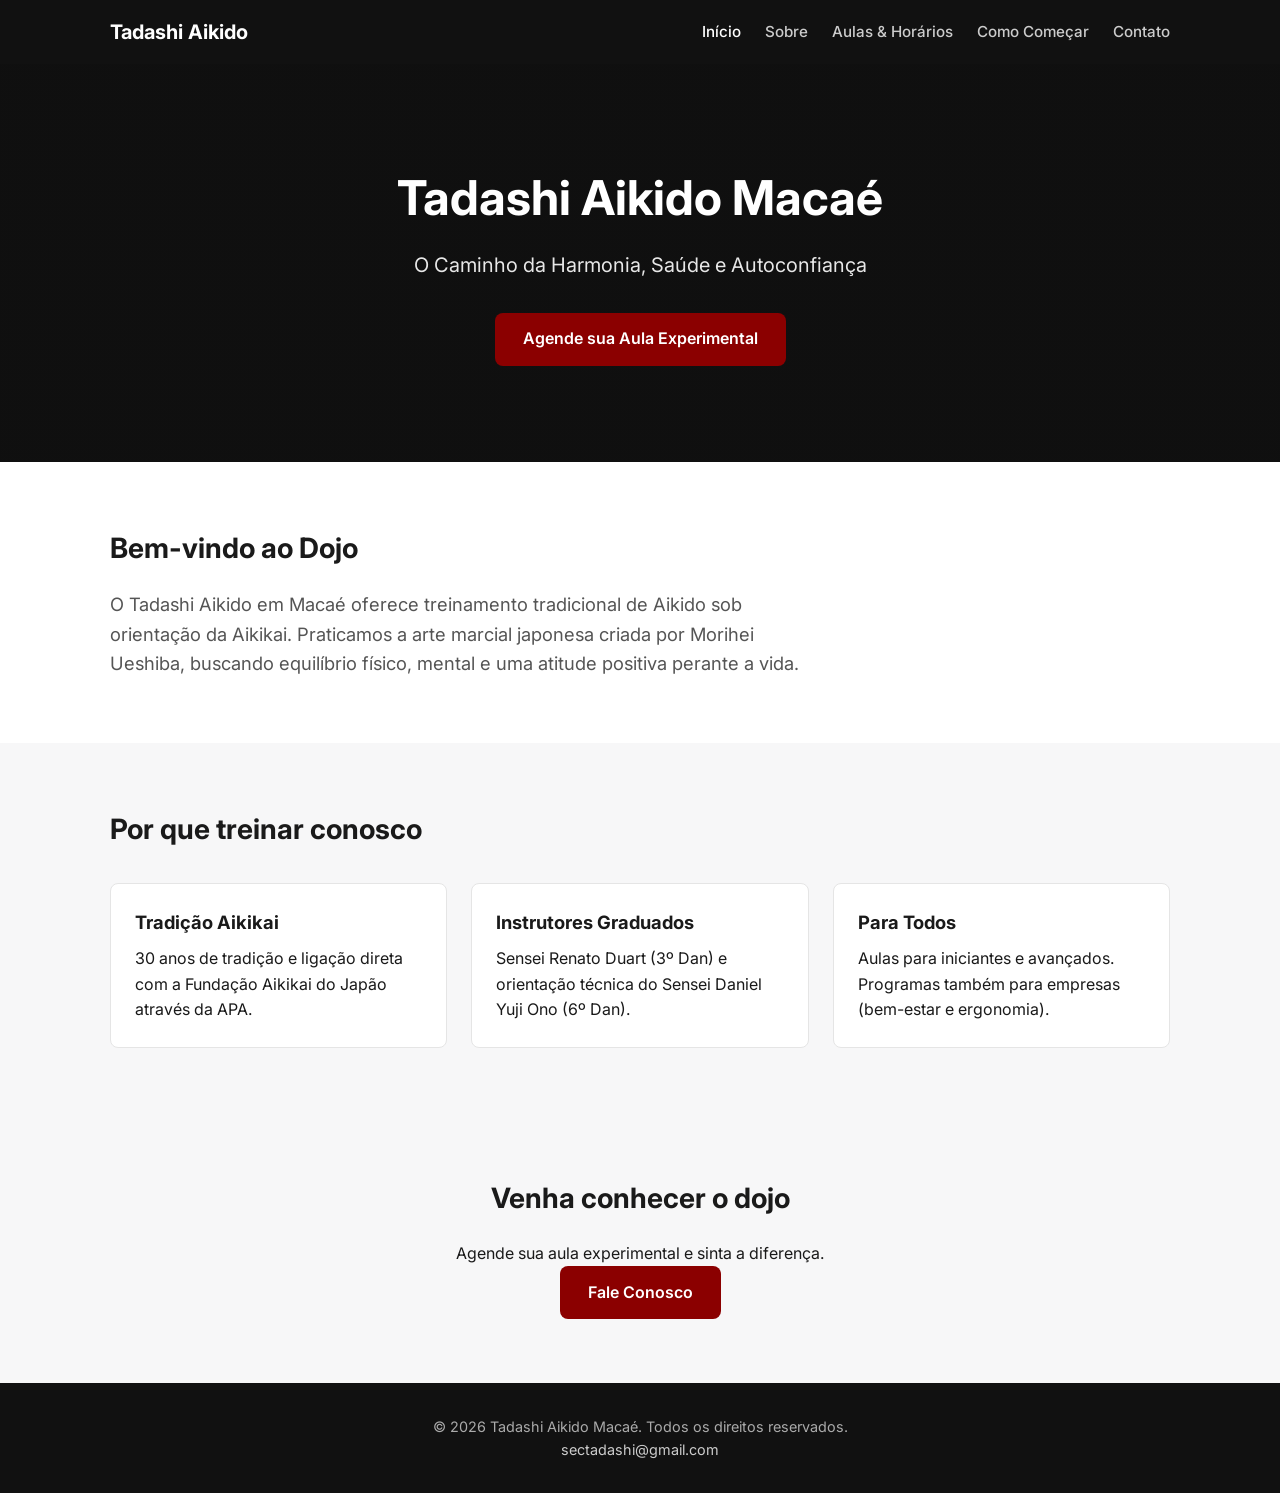
<file: index.html>
<!DOCTYPE html>
<html lang="pt-BR">
<head>
  <meta charset="UTF-8">
  <meta name="viewport" content="width=device-width, initial-scale=1.0">
  <title>Tadashi Aikido Macaé | Aikido Tradicional</title>
  <meta name="description" content="Tadashi Aikido em Macaé - Treinamento tradicional de Aikido Aikikai. Aulas para iniciantes e avançados. Agende sua aula experimental.">
  <link rel="stylesheet" href="css/style.css">
  <link rel="preconnect" href="https://fonts.googleapis.com">
  <link rel="preconnect" href="https://fonts.gstatic.com" crossorigin>
  <link href="https://fonts.googleapis.com/css2?family=Inter:wght@400;500;600;700&display=swap" rel="stylesheet">
</head>
<body>
  <header class="header">
    <div class="container header-content">
      <a href="index.html" class="logo">Tadashi Aikido</a>
      <nav class="nav">
        <a href="index.html" class="active">Início</a>
        <a href="sobre.html">Sobre</a>
        <a href="aulas.html">Aulas & Horários</a>
        <a href="comecar.html">Como Começar</a>
        <a href="contato.html">Contato</a>
      </nav>
    </div>
  </header>

  <section class="hero">
    <div class="container hero-content">
      <h1>Tadashi Aikido Macaé</h1>
      <p class="hero-subtitle">O Caminho da Harmonia, Saúde e Autoconfiança</p>
      <a href="comecar.html" class="btn btn-primary">Agende sua Aula Experimental</a>
    </div>
  </section>

  <section class="section">
    <div class="container">
      <h2>Bem-vindo ao Dojo</h2>
      <p class="lead">O Tadashi Aikido em Macaé oferece treinamento tradicional de Aikido sob orientação da Aikikai. Praticamos a arte marcial japonesa criada por Morihei Ueshiba, buscando equilíbrio físico, mental e uma atitude positiva perante a vida.</p>
    </div>
  </section>

  <section class="section section-alt">
    <div class="container">
      <h2>Por que treinar conosco</h2>
      <div class="grid-3">
        <div class="card">
          <h3>Tradição Aikikai</h3>
          <p>30 anos de tradição e ligação direta com a Fundação Aikikai do Japão através da APA.</p>
        </div>
        <div class="card">
          <h3>Instrutores Graduados</h3>
          <p>Sensei Renato Duart (3º Dan) e orientação técnica do Sensei Daniel Yuji Ono (6º Dan).</p>
        </div>
        <div class="card">
          <h3>Para Todos</h3>
          <p>Aulas para iniciantes e avançados. Programas também para empresas (bem-estar e ergonomia).</p>
        </div>
      </div>
    </div>
  </section>

  <section class="section cta-section">
    <div class="container text-center">
      <h2>Venha conhecer o dojo</h2>
      <p>Agende sua aula experimental e sinta a diferença.</p>
      <a href="contato.html" class="btn btn-primary">Fale Conosco</a>
    </div>
  </section>

  <footer class="footer">
    <div class="container">
      <p>&copy; 2026 Tadashi Aikido Macaé. Todos os direitos reservados.</p>
      <p><a href="mailto:sectadashi@gmail.com">sectadashi@gmail.com</a></p>
    </div>
  </footer>
</body>
</html>
</file>
<file: css/style.css>
/* Tadashi Aikido Macaé - Estilo limpo e profissional */

:root {
  --color-bg: #ffffff;
  --color-bg-alt: #f7f7f8;
  --color-text: #1a1a1a;
  --color-text-muted: #555;
  --color-primary: #8b0000;
  --color-primary-dark: #6b0000;
  --color-header: #111111;
  --color-border: #e5e5e5;
  --font: 'Inter', system-ui, -apple-system, sans-serif;
  --max-width: 1100px;
  --radius: 8px;
}

* {
  margin: 0;
  padding: 0;
  box-sizing: border-box;
}

body {
  font-family: var(--font);
  color: var(--color-text);
  background: var(--color-bg);
  line-height: 1.6;
  -webkit-font-smoothing: antialiased;
}

a {
  color: var(--color-primary);
  text-decoration: none;
}

a:hover {
  text-decoration: underline;
}

.container {
  width: 100%;
  max-width: var(--max-width);
  margin: 0 auto;
  padding: 0 1.25rem;
}

/* Header */
.header {
  background: var(--color-header);
  color: #fff;
  position: sticky;
  top: 0;
  z-index: 100;
}

.header-content {
  display: flex;
  align-items: center;
  justify-content: space-between;
  height: 64px;
}

.logo {
  font-weight: 700;
  font-size: 1.25rem;
  color: #fff;
  text-decoration: none;
}

.nav {
  display: flex;
  gap: 1.5rem;
}

.nav a {
  color: #ccc;
  font-size: 0.95rem;
  font-weight: 500;
  text-decoration: none;
}

.nav a:hover,
.nav a.active {
  color: #fff;
}

/* Hero */
.hero {
  background: linear-gradient(rgba(0,0,0,0.55), rgba(0,0,0,0.55)), #222;
  color: #fff;
  padding: 6rem 0;
  text-align: center;
}

.hero h1 {
  font-size: clamp(2rem, 5vw, 3rem);
  font-weight: 700;
  margin-bottom: 0.75rem;
}

.hero-subtitle {
  font-size: 1.25rem;
  opacity: 0.9;
  margin-bottom: 2rem;
}

/* Buttons */
.btn {
  display: inline-block;
  padding: 0.85rem 1.75rem;
  border-radius: var(--radius);
  font-weight: 600;
  font-size: 1rem;
  text-decoration: none;
  transition: background 0.2s;
}

.btn-primary {
  background: var(--color-primary);
  color: #fff;
}

.btn-primary:hover {
  background: var(--color-primary-dark);
  text-decoration: none;
}

/* Sections */
.section {
  padding: 4rem 0;
}

.section-alt {
  background: var(--color-bg-alt);
}

.page-header {
  background: var(--color-bg-alt);
  padding: 3rem 0;
  border-bottom: 1px solid var(--color-border);
}

.page-header h1 {
  font-size: 2rem;
}

h2 {
  font-size: 1.75rem;
  margin-bottom: 1.25rem;
}

.lead {
  font-size: 1.15rem;
  color: var(--color-text-muted);
  max-width: 700px;
}

.content p {
  margin-bottom: 1rem;
}

.content ul {
  margin: 1rem 0 1.5rem 1.5rem;
}

.note {
  color: #888;
  font-style: italic;
}

/* Grid */
.grid-3 {
  display: grid;
  grid-template-columns: repeat(auto-fit, minmax(260px, 1fr));
  gap: 1.5rem;
  margin-top: 2rem;
}

.card {
  background: #fff;
  border: 1px solid var(--color-border);
  border-radius: var(--radius);
  padding: 1.5rem;
}

.card h3 {
  margin-bottom: 0.5rem;
  font-size: 1.15rem;
}

/* Steps */
.steps {
  display: flex;
  flex-direction: column;
  gap: 1.5rem;
  max-width: 600px;
}

.step {
  display: flex;
  gap: 1.25rem;
  align-items: flex-start;
}

.step-number {
  background: var(--color-primary);
  color: #fff;
  width: 36px;
  height: 36px;
  border-radius: 50%;
  display: flex;
  align-items: center;
  justify-content: center;
  font-weight: 700;
  flex-shrink: 0;
}

/* CTA */
.cta-section {
  text-align: center;
  background: var(--color-bg-alt);
}

.text-center {
  text-align: center;
}

/* Contact */
.contact-info p {
  margin-bottom: 0.75rem;
  font-size: 1.05rem;
}

/* Footer */
.footer {
  background: var(--color-header);
  color: #aaa;
  padding: 2rem 0;
  text-align: center;
  font-size: 0.9rem;
}

.footer a {
  color: #ccc;
}

/* Responsive */
@media (max-width: 768px) {
  .header-content {
    flex-direction: column;
    height: auto;
    padding: 1rem 0;
    gap: 0.75rem;
  }

  .nav {
    flex-wrap: wrap;
    justify-content: center;
    gap: 1rem;
  }

  .hero {
    padding: 4rem 0;
  }
}
</file>
